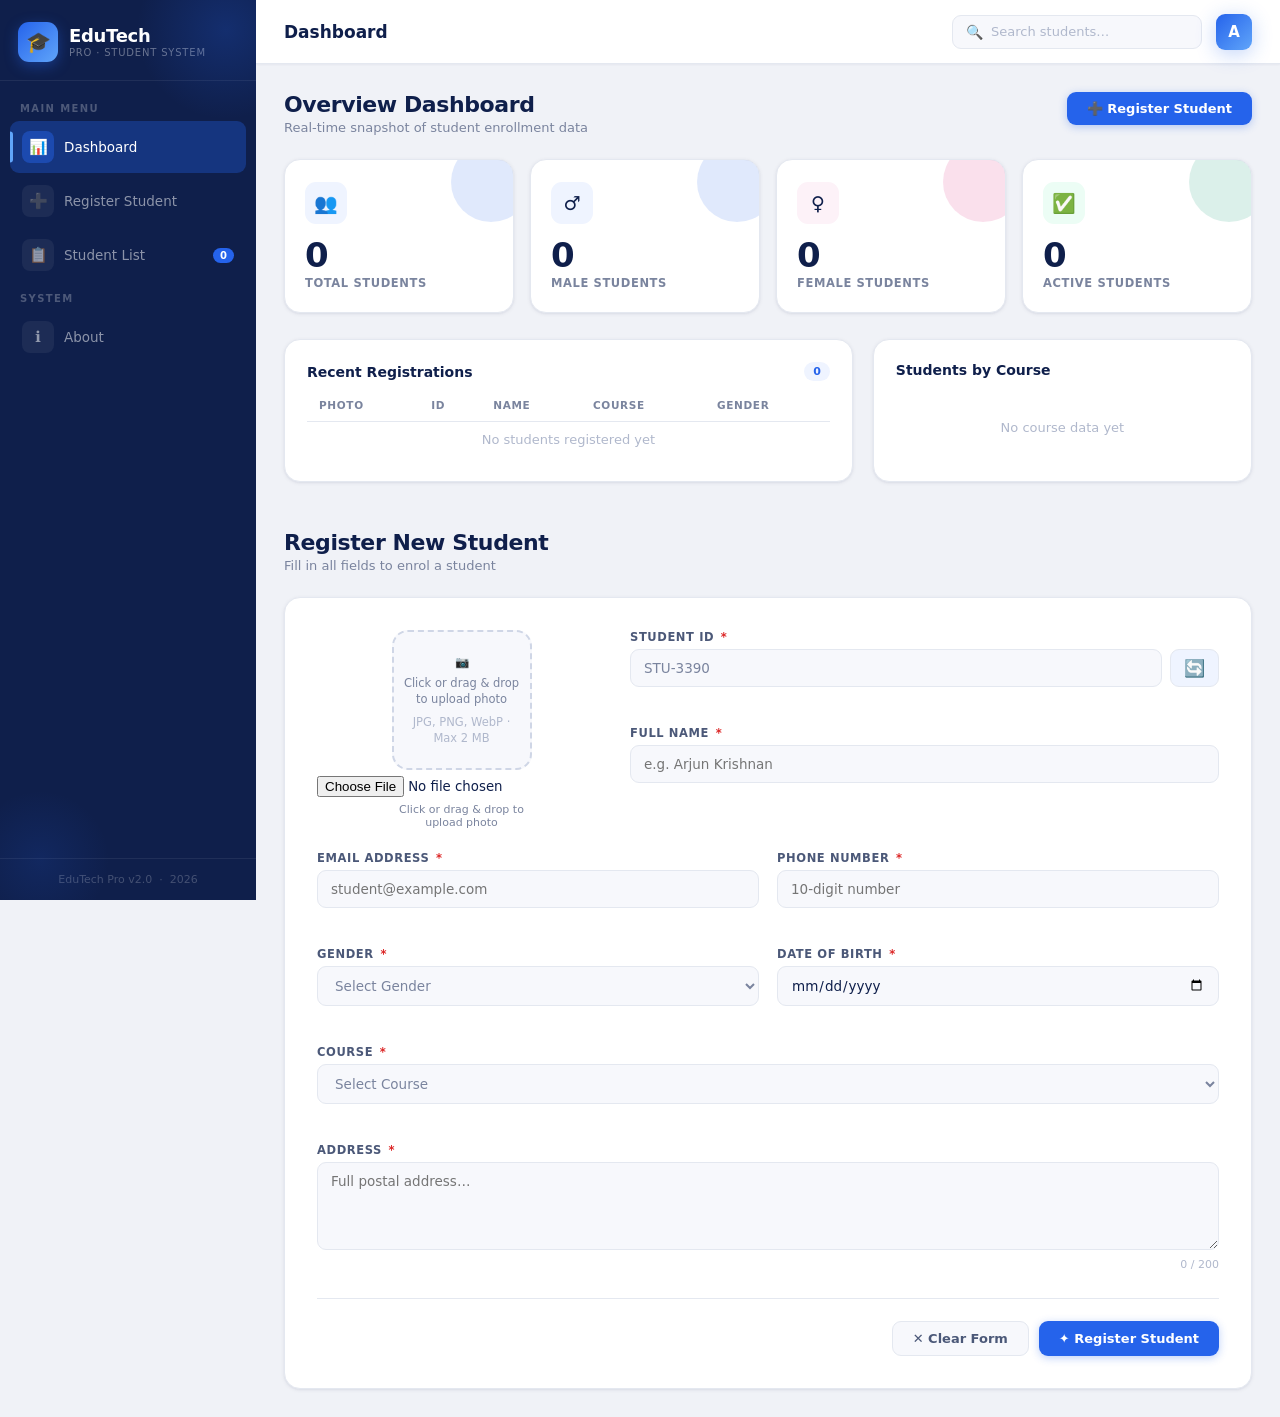
<file: index.html>
<!DOCTYPE html>
<html lang="en">
<head>
  <meta charset="UTF-8"/>
  <meta name="viewport" content="width=device-width,initial-scale=1.0"/>
  <title>EduTech Pro — Dashboard & Register</title>
  <link rel="stylesheet" href="css/style.css"/>
  <link rel="stylesheet" href="css/student.css"/>
  <link rel="stylesheet" href="css/responsive.css"/>
</head>
<body>

<!-- Sidebar backdrop (mobile) -->
<div class="sb-backdrop" id="sbBackdrop" onclick="closeSidebar()"></div>

<!-- ══════════════════════════════════════════
     SIDEBAR
══════════════════════════════════════════ -->
<aside class="sidebar" id="sidebar">
  <div class="sidebar-top">
    <div class="sidebar-logo">
      <div class="logo-badge">🎓</div>
      <div>
        <div class="logo-name">EduTech</div>
        <div class="logo-tag">Pro · Student System</div>
      </div>
    </div>
  </div>

  <nav class="sidebar-nav" aria-label="Main navigation">
    <div class="nav-section-label">Main Menu</div>
    <a href="index.html" class="nav-link">
      <span class="nav-icon">📊</span>
      <span class="nav-text">Dashboard</span>
    </a>
    <a href="index.html#register" class="nav-link" id="navRegister">
      <span class="nav-icon">➕</span>
      <span class="nav-text">Register Student</span>
    </a>
    <a href="students.html" class="nav-link">
      <span class="nav-icon">📋</span>
      <span class="nav-text">Student List</span>
      <span class="nav-badge" id="navCount">0</span>
    </a>
    <div class="nav-section-label" style="margin-top:12px">System</div>
    <a href="about.html" class="nav-link">
      <span class="nav-icon">ℹ️</span>
      <span class="nav-text">About</span>
    </a>
  </nav>

  <div class="sidebar-footer">EduTech Pro v2.0 &nbsp;·&nbsp; 2026</div>
</aside>

<!-- ══════════════════════════════════════════
     MAIN
══════════════════════════════════════════ -->
<div class="main">

  <!-- Topbar -->
  <header class="topbar">
    <button class="hamburger" onclick="toggleSidebar()" aria-label="Toggle navigation">
      <span></span><span></span><span></span>
    </button>
    <div class="page-title-top" id="pageTitle">Dashboard</div>
    <div class="topbar-search">
      <span style="color:var(--text-muted);font-size:14px">🔍</span>
      <input type="text" placeholder="Search students…" id="quickSearchInput" aria-label="Quick search">
    </div>
    <div class="topbar-avatar" title="Admin">A</div>
  </header>

  <div class="content">

    <!-- ══════════════════════════════════
         SECTION 1 — DASHBOARD
    ══════════════════════════════════ -->
    <section id="dashboard" aria-label="Dashboard">

      <div class="sec-head">
        <div>
          <h2>Overview Dashboard</h2>
          <p>Real-time snapshot of student enrollment data</p>
        </div>
        <button class="btn btn-primary" onclick="scrollToRegister()">➕ Register Student</button>
      </div>

      <!-- Stat Cards -->
      <div class="stat-grid">
        <div class="stat-card total">
          <div class="stat-card-glow"></div>
          <div class="stat-icon">👥</div>
          <div class="stat-value" id="statTotal">0</div>
          <div class="stat-label">Total Students</div>
        </div>
        <div class="stat-card male">
          <div class="stat-card-glow"></div>
          <div class="stat-icon">♂</div>
          <div class="stat-value" id="statMale">0</div>
          <div class="stat-label">Male Students</div>
        </div>
        <div class="stat-card female">
          <div class="stat-card-glow"></div>
          <div class="stat-icon">♀</div>
          <div class="stat-value" id="statFemale">0</div>
          <div class="stat-label">Female Students</div>
        </div>
        <div class="stat-card active">
          <div class="stat-card-glow"></div>
          <div class="stat-icon">✅</div>
          <div class="stat-value" id="statActive">0</div>
          <div class="stat-label">Active Students</div>
        </div>
      </div>

      <!-- Bottom panels -->
      <div class="dash-grid">
        <!-- Recent registrations -->
        <div class="panel">
          <div class="panel-head">
            <h3>Recent Registrations</h3>
            <span class="panel-badge" id="recentBadge">0</span>
          </div>
          <div style="overflow-x:auto">
            <table class="mini-tbl" id="recentTbl" aria-label="Recent student registrations">
              <thead>
                <tr>
                  <th>Photo</th>
                  <th>ID</th>
                  <th>Name</th>
                  <th>Course</th>
                  <th>Gender</th>
                </tr>
              </thead>
              <tbody id="recentBody"></tbody>
            </table>
          </div>
        </div>

        <!-- Students by course -->
        <div class="panel">
          <div class="panel-head">
            <h3>Students by Course</h3>
          </div>
          <div class="course-chart" id="courseChart" aria-label="Students by course chart"></div>
        </div>
      </div>

    </section>

    <div style="height:48px"></div>

    <!-- ══════════════════════════════════
         SECTION 2 — REGISTER FORM
    ══════════════════════════════════ -->
    <section id="register" aria-label="Register student">

      <div class="sec-head">
        <div>
          <h2 id="formHeading">Register New Student</h2>
          <p id="formSubheading">Fill in all fields to enrol a student</p>
        </div>
      </div>

      <div class="form-card">
        <form id="studentForm" novalidate>

          <!-- Photo + top fields -->
          <div class="form-top-row">
            <!-- Photo upload -->
            <div class="photo-wrap">
              <div class="photo-zone" id="photoZone" role="button" tabindex="0"
                   aria-label="Upload student photo" title="Click or drag to upload photo">
              </div>
              <input type="file" id="photoInput" accept="image/*" aria-hidden="true" tabindex="-1">
              <span class="photo-zone-label">Click or drag &amp; drop to upload photo</span>
            </div>

            <!-- Student ID + Full Name -->
            <div class="form-top-right">
              <div class="form-grid">
                <div class="fg full">
                  <label for="fStudentId">Student ID <span class="req">*</span></label>
                  <div class="sid-row">
                    <input class="fcontrol" type="text" id="fStudentId"
                           readonly placeholder="Auto-generated" aria-describedby="e-studentId">
                    <button type="button" class="regen-btn" id="regenBtn"
                            title="Generate new Student ID" aria-label="Regenerate Student ID">🔄</button>
                  </div>
                  <span class="ferr" id="e-studentId" role="alert"></span>
                </div>
                <div class="fg full">
                  <label for="fFullName">Full Name <span class="req">*</span></label>
                  <input class="fcontrol" type="text" id="fFullName"
                         placeholder="e.g. Arjun Krishnan" maxlength="80"
                         aria-describedby="e-fullName" autocomplete="name">
                  <span class="ferr" id="e-fullName" role="alert"></span>
                </div>
              </div>
            </div>
          </div>

          <!-- Remaining fields grid -->
          <div class="form-grid">

            <div class="fg">
              <label for="fEmail">Email Address <span class="req">*</span></label>
              <input class="fcontrol" type="email" id="fEmail"
                     placeholder="student@example.com"
                     aria-describedby="e-email" autocomplete="email">
              <span class="ferr" id="e-email" role="alert"></span>
            </div>

            <div class="fg">
              <label for="fPhone">Phone Number <span class="req">*</span></label>
              <input class="fcontrol" type="tel" id="fPhone"
                     placeholder="10-digit number" maxlength="10"
                     aria-describedby="e-phone" autocomplete="tel">
              <span class="ferr" id="e-phone" role="alert"></span>
            </div>

            <div class="fg">
              <label for="fGender">Gender <span class="req">*</span></label>
              <select class="fcontrol" id="fGender" aria-describedby="e-gender">
                <option value="">Select Gender</option>
                <option value="Male">Male</option>
                <option value="Female">Female</option>
                <option value="Other">Other</option>
              </select>
              <span class="ferr" id="e-gender" role="alert"></span>
            </div>

            <div class="fg">
              <label for="fDob">Date of Birth <span class="req">*</span></label>
              <input class="fcontrol" type="date" id="fDob"
                     aria-describedby="e-dob">
              <span class="ferr" id="e-dob" role="alert"></span>
            </div>

            <div class="fg full">
              <label for="fCourse">Course <span class="req">*</span></label>
              <select class="fcontrol" id="fCourse" aria-describedby="e-course">
                <option value="">Select Course</option>
                <option>Computer Science</option>
                <option>Information Technology</option>
                <option>Business Administration</option>
                <option>Mechanical Engineering</option>
                <option>Electrical Engineering</option>
                <option>Civil Engineering</option>
                <option>Data Science</option>
                <option>Psychology</option>
                <option>Mathematics</option>
                <option>Physics</option>
              </select>
              <span class="ferr" id="e-course" role="alert"></span>
            </div>

            <div class="fg full">
              <label for="fAddress">Address <span class="req">*</span></label>
              <textarea class="fcontrol" id="fAddress"
                        placeholder="Full postal address…" maxlength="200"
                        aria-describedby="e-address addrCount"></textarea>
              <div class="addr-footer">
                <span class="ferr" id="e-address" role="alert"></span>
                <span class="char-count" id="addrCount" aria-live="polite">0 / 200</span>
              </div>
            </div>

          </div><!-- /.form-grid -->

          <div class="form-actions">
            <button type="button" class="btn btn-secondary" id="clearBtn">✕ Clear Form</button>
            <button type="button" class="btn btn-primary"   id="submitBtn">
              <span id="submitBtnTxt">✦ Register Student</span>
            </button>
          </div>

        </form>
      </div>

    </section>

  </div><!-- /.content -->
</div><!-- /.main -->

<script>
  function scrollToRegister() {
    document.getElementById('register').scrollIntoView({ behavior: 'smooth' });
  }

  /* ── Dashboard refresh ── */
  function refreshDashboard() {
    const all     = Storage.getAll();
    const males   = all.filter(s => s.gender === 'Male').length;
    const females = all.filter(s => s.gender === 'Female').length;

    document.getElementById('statTotal').textContent  = all.length;
    document.getElementById('statMale').textContent   = males;
    document.getElementById('statFemale').textContent = females;
    document.getElementById('statActive').textContent = all.length;

    // Recent table
    const recent = all.slice(0, 5);
    document.getElementById('recentBadge').textContent = recent.length;
    const rb = document.getElementById('recentBody');
    rb.innerHTML = recent.length
      ? recent.map(s => `
          <tr>
            <td>${avatarHTML(s, 30, '7px')}</td>
            <td><strong>${esc(s.studentId)}</strong></td>
            <td>${esc(s.name)}</td>
            <td style="font-size:12px;color:var(--text-dim)">${esc(s.course)}</td>
            <td>${genderBadgeHTML(s.gender)}</td>
          </tr>`).join('')
      : `<tr><td colspan="5" class="mini-tbl-empty">No students registered yet</td></tr>`;

    // Course chart
    const map    = Storage.countByCourse();
    const sorted = Object.entries(map).sort((a, b) => b[1] - a[1]);
    const maxN   = sorted.length ? sorted[0][1] : 1;
    const cc     = document.getElementById('courseChart');
    cc.innerHTML = sorted.length
      ? sorted.map(([c, n]) => `
          <div class="cc-row">
            <div class="cc-top">
              <span class="cc-name">${esc(c)}</span>
              <span class="cc-num">${n}</span>
            </div>
            <div class="cc-track">
              <div class="cc-fill" style="width:${Math.round(n / maxN * 100)}%"></div>
            </div>
          </div>`).join('')
      : `<div class="cc-empty">No course data yet</div>`;
  }

  document.addEventListener('DOMContentLoaded', () => {
    refreshDashboard();
    updateNavBadge();
    // Highlight correct nav link (Dashboard vs Register)
    const hash = location.hash;
    document.querySelectorAll('.nav-link').forEach(l => l.classList.remove('active'));
    if (hash === '#register') {
      document.getElementById('navRegister').classList.add('active');
      document.getElementById('pageTitle').textContent = 'Register Student';
    } else {
      document.querySelector('.nav-link[href="index.html"]').classList.add('active');
    }
  });
</script>

<script src="js/storage.js"></script>
<script src="js/validation.js"></script>
<script src="js/common.js"></script>
<script src="js/student.js"></script>

</body>
</html>
</file>
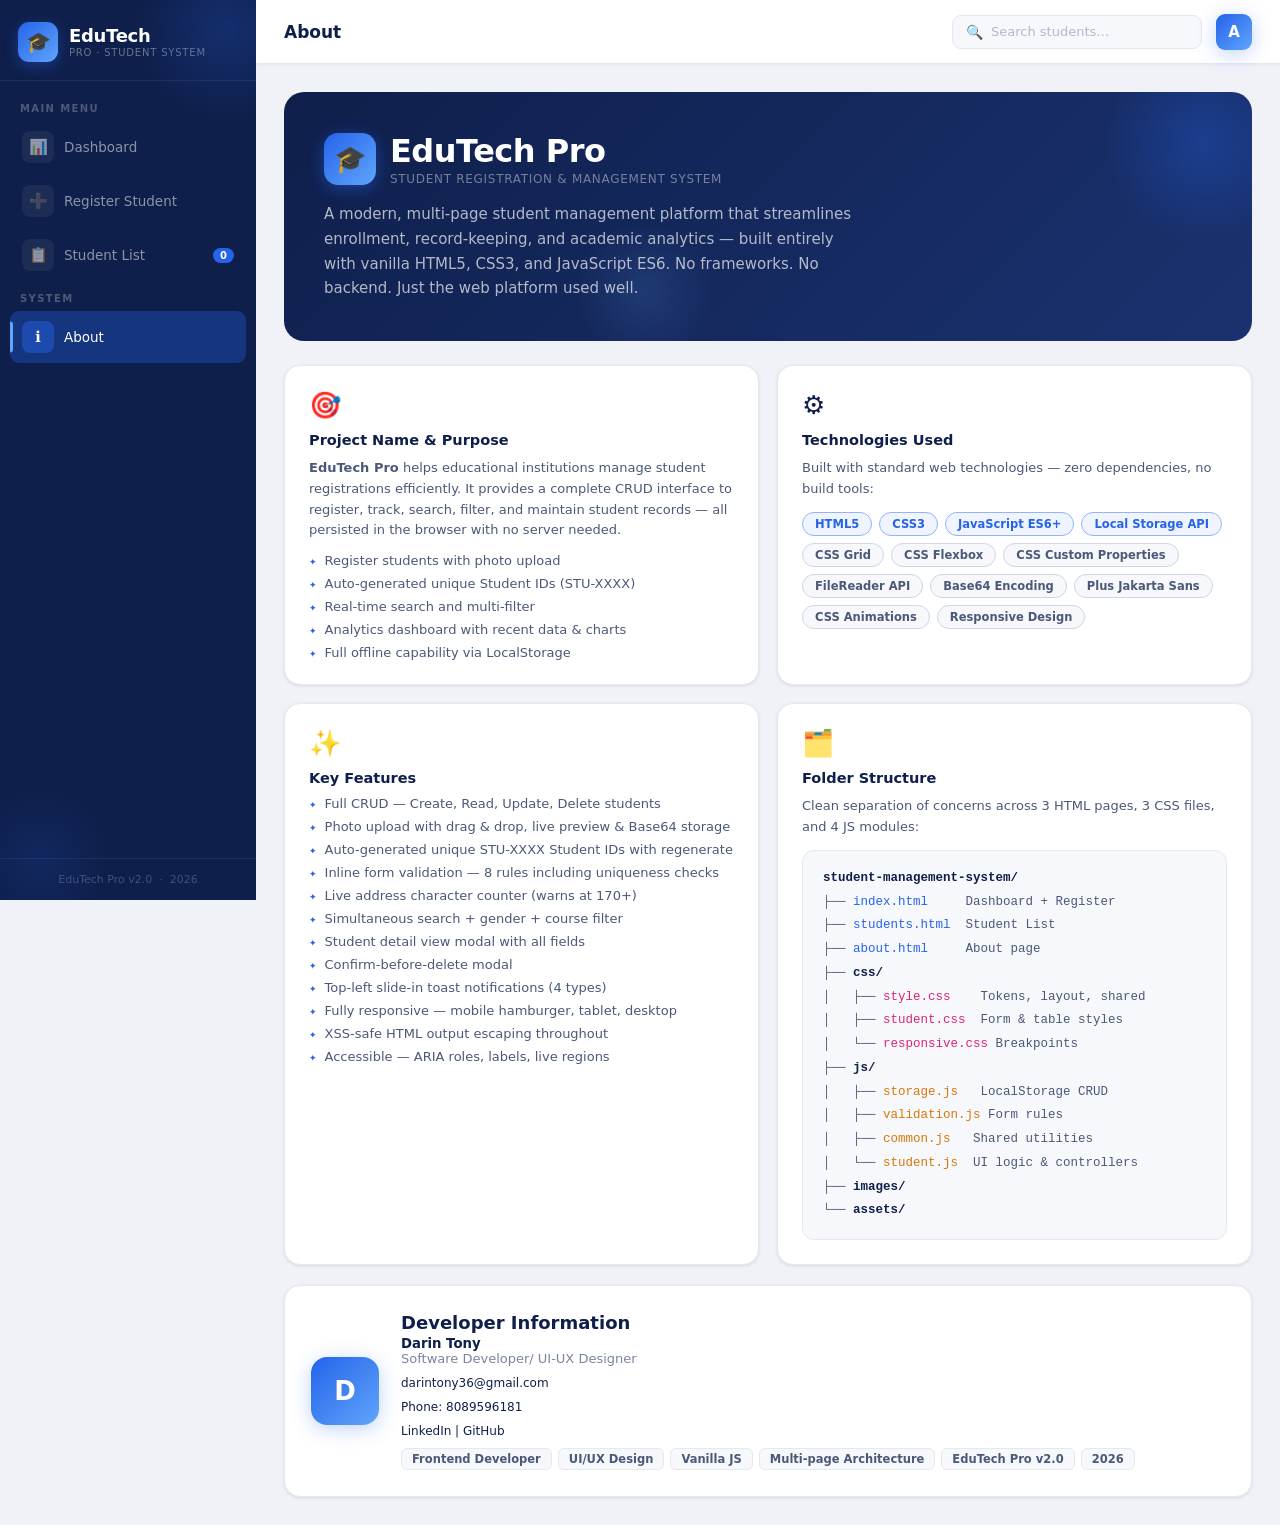
<file: about.html>
<!DOCTYPE html>
<html lang="en">
<head>
  <meta charset="UTF-8"/>
  <meta name="viewport" content="width=device-width,initial-scale=1.0"/>
  <title>EDU Pro — About</title>
  <link rel="stylesheet" href="css/style.css"/>
  <link rel="stylesheet" href="css/responsive.css"/>
  <style>
    /* ── About-page specific styles ── */
    .about-hero {
      background: linear-gradient(135deg, var(--navy) 0%, var(--navy-mid) 100%);
      border-radius: var(--radius-xl);
      padding: 40px;
      margin-bottom: 24px;
      position: relative;
      overflow: hidden;
    }
    .about-hero::before {
      content: '';
      position: absolute; top: -50px; right: -50px;
      width: 200px; height: 200px; border-radius: 50%;
      background: radial-gradient(circle, rgba(37,99,235,.3) 0%, transparent 70%);
    }
    .about-hero::after {
      content: '';
      position: absolute; bottom: -20px; left: 30%;
      width: 140px; height: 140px; border-radius: 50%;
      background: radial-gradient(circle, rgba(96,165,250,.15) 0%, transparent 70%);
    }
    .about-hero-content { position: relative; z-index: 1; }
    .about-logo-wrap    { display: flex; align-items: center; gap: 14px; margin-bottom: 16px; }
    .about-logo-badge {
      width: 52px; height: 52px; border-radius: 14px;
      background: linear-gradient(135deg, #2563eb, #60a5fa);
      display: flex; align-items: center; justify-content: center;
      font-size: 26px;
      box-shadow: 0 4px 16px rgba(37,99,235,.45);
    }
    .about-hero h1      { font-size: 32px; font-weight: 800; color: #fff; letter-spacing: -.5px; }
    .about-hero-sub     { font-size: 12px; color: rgba(255,255,255,.42); letter-spacing: .7px; text-transform: uppercase; margin-top: 2px; }
    .about-hero p       { font-size: 15px; color: rgba(255,255,255,.68); line-height: 1.65; max-width: 540px; margin-top: 14px; }

    .about-cards {
      display: grid;
      grid-template-columns: 1fr 1fr;
      gap: 18px;
      margin-bottom: 20px;
    }
    .about-card {
      background: var(--surface);
      border: 1px solid var(--border);
      border-radius: var(--radius-lg);
      padding: 24px;
      box-shadow: var(--shadow-sm);
    }
    .about-card-icon { font-size: 26px; margin-bottom: 12px; }
    .about-card h3   { font-size: 14.5px; font-weight: 800; color: var(--navy); margin-bottom: 10px; }
    .about-card p    { font-size: 13px; color: var(--text-mid); line-height: 1.6; }

    .tech-chips { display: flex; flex-wrap: wrap; gap: 7px; margin-top: 12px; }
    .chip {
      background: var(--blue-light); color: var(--blue);
      border: 1px solid var(--blue-mid);
      padding: 4px 12px; border-radius: 99px;
      font-size: 11.5px; font-weight: 700;
    }
    .chip.gray {
      background: var(--surface2); color: var(--text-mid);
      border-color: var(--border2);
    }

    .feat-list {
      list-style: none;
      margin-top: 10px;
      display: flex; flex-direction: column; gap: 8px;
    }
    .feat-list li {
      display: flex; align-items: flex-start; gap: 8px;
      font-size: 13px; color: var(--text-mid);
    }
    .feat-list li::before {
      content: '✦'; color: var(--blue);
      font-size: 9px; margin-top: 4px; flex-shrink: 0;
    }

    .dev-card {
      background: var(--surface);
      border: 1px solid var(--border);
      border-radius: var(--radius-lg);
      padding: 26px;
      box-shadow: var(--shadow-sm);
      display: flex; align-items: center; gap: 22px;
    }
    .dev-av {
      width: 68px; height: 68px; border-radius: 16px;
      background: linear-gradient(135deg, var(--blue), #60a5fa);
      display: flex; align-items: center; justify-content: center;
      font-size: 26px; font-weight: 800; color: #fff;
      flex-shrink: 0;
      box-shadow: var(--shadow-blue);
    }
    .dev-info h3  { font-size: 18px; font-weight: 800; color: var(--navy); margin-bottom: 3px; }
    .dev-info p   { font-size: 13px; color: var(--text-dim); margin-bottom: 10px; }
    .dev-tags     { display: flex; flex-wrap: wrap; gap: 6px; }
    .dev-tag {
      background: var(--surface2); color: var(--text-mid);
      border: 1px solid var(--border);
      padding: 3px 10px; border-radius: 6px; font-size: 11.5px; font-weight: 600;
    }

    code {
      background: var(--surface2); padding: 2px 6px;
      border-radius: 5px; font-size: 12px; border: 1px solid var(--border);
    }

    .file-tree {
      background: var(--surface2); border: 1px solid var(--border);
      border-radius: var(--radius); padding: 16px 20px;
      font-family: 'Courier New', monospace; font-size: 12.5px;
      color: var(--text-mid); line-height: 1.9; margin-top: 12px;
    }
    .file-tree .dir  { color: var(--navy); font-weight: 700; }
    .file-tree .file { color: var(--text-mid); }
    .file-tree .ext-html { color: var(--blue); }
    .file-tree .ext-css  { color: var(--female); }
    .file-tree .ext-js   { color: var(--warning); }
  </style>
</head>
<body>

<div class="sb-backdrop" id="sbBackdrop" onclick="closeSidebar()"></div>

<!-- SIDEBAR -->
<aside class="sidebar" id="sidebar">
  <div class="sidebar-top">
    <div class="sidebar-logo">
      <div class="logo-badge">🎓</div>
      <div>
        <div class="logo-name">EduTech</div>
        <div class="logo-tag">Pro · Student System</div>
      </div>
    </div>
  </div>
  <nav class="sidebar-nav" aria-label="Main navigation">
    <div class="nav-section-label">Main Menu</div>
    <a href="index.html" class="nav-link">
      <span class="nav-icon">📊</span>
      <span class="nav-text">Dashboard</span>
    </a>
    <a href="index.html#register" class="nav-link">
      <span class="nav-icon">➕</span>
      <span class="nav-text">Register Student</span>
    </a>
    <a href="students.html" class="nav-link">
      <span class="nav-icon">📋</span>
      <span class="nav-text">Student List</span>
      <span class="nav-badge" id="navCount">0</span>
    </a>
    <div class="nav-section-label" style="margin-top:12px">System</div>
    <a href="about.html" class="nav-link active">
      <span class="nav-icon">ℹ️</span>
      <span class="nav-text">About</span>
    </a>
  </nav>
  <div class="sidebar-footer">EduTech Pro v2.0 &nbsp;·&nbsp; 2026</div>
</aside>

<!-- MAIN -->
<div class="main">

  <header class="topbar">
    <button class="hamburger" onclick="toggleSidebar()" aria-label="Toggle navigation">
      <span></span><span></span><span></span>
    </button>
    <div class="page-title-top">About</div>
    <div class="topbar-search">
      <span style="color:var(--text-muted);font-size:14px">🔍</span>
      <input type="text" placeholder="Search students…" id="quickSearchInput" aria-label="Quick search">
    </div>
    <div class="topbar-avatar" title="Admin">A</div>
  </header>

  <div class="content">

    <!-- Hero -->
    <div class="about-hero">
      <div class="about-hero-content">
        <div class="about-logo-wrap">
          <div class="about-logo-badge">🎓</div>
          <div>
            <h1>EduTech Pro</h1>
            <div class="about-hero-sub">Student Registration &amp; Management System</div>
          </div>
        </div>
        <p>A modern, multi-page student management platform that streamlines enrollment, record-keeping, and academic analytics — built entirely with vanilla HTML5, CSS3, and JavaScript ES6. No frameworks. No backend. Just the web platform used well.</p>
      </div>
    </div>

    <!-- Cards grid -->
    <div class="about-cards">

      <div class="about-card">
        <div class="about-card-icon">🎯</div>
        <h3>Project Name &amp; Purpose</h3>
        <p><strong>EduTech Pro</strong> helps educational institutions manage student registrations efficiently. It provides a complete CRUD interface to register, track, search, filter, and maintain student records — all persisted in the browser with no server needed.</p>
        <ul class="feat-list" style="margin-top:12px">
          <li>Register students with photo upload</li>
          <li>Auto-generated unique Student IDs (STU-XXXX)</li>
          <li>Real-time search and multi-filter</li>
          <li>Analytics dashboard with recent data &amp; charts</li>
          <li>Full offline capability via LocalStorage</li>
        </ul>
      </div>

      <div class="about-card">
        <div class="about-card-icon">⚙️</div>
        <h3>Technologies Used</h3>
        <p>Built with standard web technologies — zero dependencies, no build tools:</p>
        <div class="tech-chips">
          <span class="chip">HTML5</span>
          <span class="chip">CSS3</span>
          <span class="chip">JavaScript ES6+</span>
          <span class="chip">Local Storage API</span>
          <span class="chip gray">CSS Grid</span>
          <span class="chip gray">CSS Flexbox</span>
          <span class="chip gray">CSS Custom Properties</span>
          <span class="chip gray">FileReader API</span>
          <span class="chip gray">Base64 Encoding</span>
          <span class="chip gray">Plus Jakarta Sans</span>
          <span class="chip gray">CSS Animations</span>
          <span class="chip gray">Responsive Design</span>
        </div>
      </div>

      <div class="about-card">
        <div class="about-card-icon">✨</div>
        <h3>Key Features</h3>
        <ul class="feat-list">
          <li>Full CRUD — Create, Read, Update, Delete students</li>
          <li>Photo upload with drag &amp; drop, live preview &amp; Base64 storage</li>
          <li>Auto-generated unique STU-XXXX Student IDs with regenerate</li>
          <li>Inline form validation — 8 rules including uniqueness checks</li>
          <li>Live address character counter (warns at 170+)</li>
          <li>Simultaneous search + gender + course filter</li>
          <li>Student detail view modal with all fields</li>
          <li>Confirm-before-delete modal</li>
          <li>Top-left slide-in toast notifications (4 types)</li>
          <li>Fully responsive — mobile hamburger, tablet, desktop</li>
          <li>XSS-safe HTML output escaping throughout</li>
          <li>Accessible — ARIA roles, labels, live regions</li>
        </ul>
      </div>

      <div class="about-card">
        <div class="about-card-icon">🗂️</div>
        <h3>Folder Structure</h3>
        <p>Clean separation of concerns across 3 HTML pages, 3 CSS files, and 4 JS modules:</p>
        <div class="file-tree">
          <span class="dir">student-management-system/</span><br>
          ├── <span class="ext-html">index.html</span> &nbsp;&nbsp;&nbsp;&nbsp;Dashboard + Register<br>
          ├── <span class="ext-html">students.html</span> &nbsp;Student List<br>
          ├── <span class="ext-html">about.html</span> &nbsp;&nbsp;&nbsp;&nbsp;About page<br>
          ├── <span class="dir">css/</span><br>
          │&nbsp;&nbsp; ├── <span class="ext-css">style.css</span> &nbsp;&nbsp;&nbsp;Tokens, layout, shared<br>
          │&nbsp;&nbsp; ├── <span class="ext-css">student.css</span> &nbsp;Form &amp; table styles<br>
          │&nbsp;&nbsp; └── <span class="ext-css">responsive.css</span> Breakpoints<br>
          ├── <span class="dir">js/</span><br>
          │&nbsp;&nbsp; ├── <span class="ext-js">storage.js</span> &nbsp;&nbsp;LocalStorage CRUD<br>
          │&nbsp;&nbsp; ├── <span class="ext-js">validation.js</span> Form rules<br>
          │&nbsp;&nbsp; ├── <span class="ext-js">common.js</span> &nbsp;&nbsp;Shared utilities<br>
          │&nbsp;&nbsp; └── <span class="ext-js">student.js</span> &nbsp;UI logic &amp; controllers<br>
          ├── <span class="dir">images/</span><br>
          └── <span class="dir">assets/</span>
        </div>
      </div>

    </div><!-- /.about-cards -->

    <!-- Developer card -->
    <div class="dev-card">
      <div class="dev-av">D</div>
      <div class="dev-info">
        <h3>Developer Information</h3>
        <h5>Darin Tony</h5>
        <p>Software Developer/ UI-UX Designer</p>
        <p style="font-size: 12px; color: var(--accent-primary);">darintony36@gmail.com</p>
        <p style="font-size: 12px; color: var(--accent-primary);">Phone: 8089596181</p>
        <p style="font-size: 12px; color: var(--accent-primary);">
          <a href="https://linkedin.com/in/darintony" target="_blank" style="color: var(--accent-primary);"><i class="fab fa-linkedin"></i> LinkedIn</a> | 
          <a href="https://github.com/darintony" target="_blank" style="color: var(--accent-primary);"><i class="fab fa-github"></i> GitHub</a>
        </p>
        <div class="dev-tags">
          <span class="dev-tag">Frontend Developer</span>
          <span class="dev-tag">UI/UX Design</span>
          <span class="dev-tag">Vanilla JS</span>
          <span class="dev-tag">Multi-page Architecture</span>
          <span class="dev-tag">EduTech Pro v2.0</span>
          <span class="dev-tag">2026</span>
        </div>
      </div>
    </div>

  </div><!-- /.content -->
</div><!-- /.main -->

<script src="js/storage.js"></script>
<script src="js/common.js"></script>
</body>
</html>
</file>
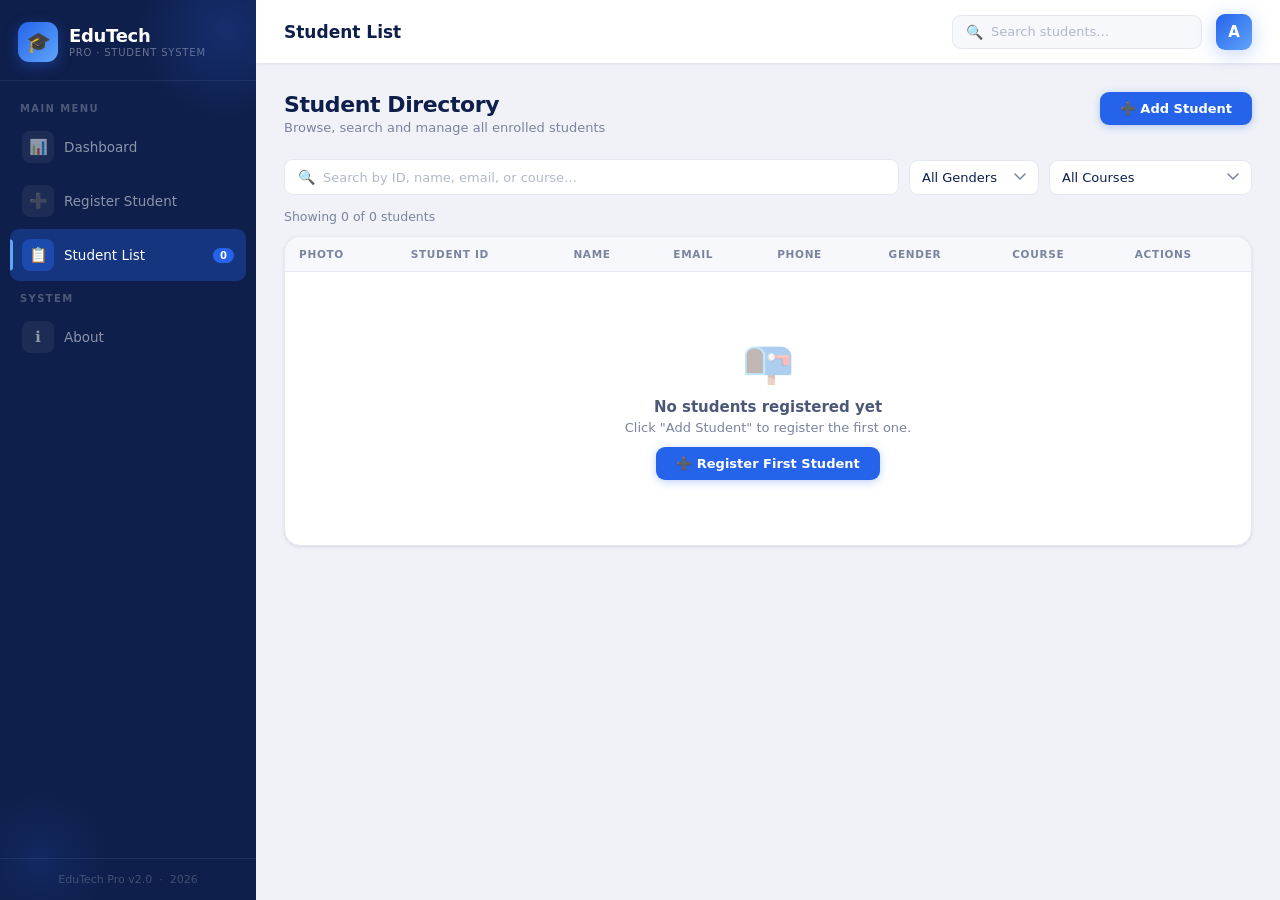
<file: students.html>
<!DOCTYPE html>
<html lang="en">
<head>
  <meta charset="UTF-8"/>
  <meta name="viewport" content="width=device-width,initial-scale=1.0"/>
  <title>EduTech Pro — Student List</title>
  <link rel="stylesheet" href="css/style.css"/>
  <link rel="stylesheet" href="css/student.css"/>
  <link rel="stylesheet" href="css/responsive.css"/>
</head>
<body>

<!-- Sidebar backdrop (mobile) -->
<div class="sb-backdrop" id="sbBackdrop" onclick="closeSidebar()"></div>

<!-- ══════════════════════════════════════════
     SIDEBAR
══════════════════════════════════════════ -->
<aside class="sidebar" id="sidebar">
  <div class="sidebar-top">
    <div class="sidebar-logo">
      <div class="logo-badge">🎓</div>
      <div>
        <div class="logo-name">EduTech</div>
        <div class="logo-tag">Pro · Student System</div>
      </div>
    </div>
  </div>

  <nav class="sidebar-nav" aria-label="Main navigation">
    <div class="nav-section-label">Main Menu</div>
    <a href="index.html" class="nav-link">
      <span class="nav-icon">📊</span>
      <span class="nav-text">Dashboard</span>
    </a>
    <a href="index.html#register" class="nav-link">
      <span class="nav-icon">➕</span>
      <span class="nav-text">Register Student</span>
    </a>
    <a href="students.html" class="nav-link active">
      <span class="nav-icon">📋</span>
      <span class="nav-text">Student List</span>
      <span class="nav-badge" id="navCount">0</span>
    </a>
    <div class="nav-section-label" style="margin-top:12px">System</div>
    <a href="about.html" class="nav-link">
      <span class="nav-icon">ℹ️</span>
      <span class="nav-text">About</span>
    </a>
  </nav>

  <div class="sidebar-footer">EduTech Pro v2.0 &nbsp;·&nbsp; 2026</div>
</aside>

<!-- ══════════════════════════════════════════
     MAIN
══════════════════════════════════════════ -->
<div class="main">

  <header class="topbar">
    <button class="hamburger" onclick="toggleSidebar()" aria-label="Toggle navigation">
      <span></span><span></span><span></span>
    </button>
    <div class="page-title-top">Student List</div>
    <div class="topbar-search">
      <span style="color:var(--text-muted);font-size:14px">🔍</span>
      <input type="text" placeholder="Search students…" id="quickSearchInput" aria-label="Quick search">
    </div>
    <div class="topbar-avatar" title="Admin">A</div>
  </header>

  <div class="content">

    <div class="sec-head">
      <div>
        <h2>Student Directory</h2>
        <p>Browse, search and manage all enrolled students</p>
      </div>
      <a href="index.html#register" class="btn btn-primary">➕ Add Student</a>
    </div>

    <!-- Toolbar: search + filters -->
    <div class="list-toolbar" role="search">
      <div class="l-search">
        <span class="search-ic">🔍</span>
        <input type="text" id="listSearch"
               placeholder="Search by ID, name, email, or course…"
               aria-label="Search students">
      </div>
      <select class="flt-sel" id="fltGender" aria-label="Filter by gender">
        <option value="">All Genders</option>
        <option value="Male">Male</option>
        <option value="Female">Female</option>
        <option value="Other">Other</option>
      </select>
      <select class="flt-sel" id="fltCourse" aria-label="Filter by course">
        <option value="">All Courses</option>
        <option>Computer Science</option>
        <option>Information Technology</option>
        <option>Business Administration</option>
        <option>Mechanical Engineering</option>
        <option>Electrical Engineering</option>
        <option>Civil Engineering</option>
        <option>Data Science</option>
        <option>Psychology</option>
        <option>Mathematics</option>
        <option>Physics</option>
      </select>
    </div>

    <div class="results-info" id="resultsInfo" aria-live="polite"></div>

    <div class="tbl-wrap">
      <div class="tbl-scroll">
        <table class="data-tbl" aria-label="Student records">
          <thead>
            <tr>
              <th>Photo</th>
              <th>Student ID</th>
              <th>Name</th>
              <th>Email</th>
              <th>Phone</th>
              <th>Gender</th>
              <th>Course</th>
              <th>Actions</th>
            </tr>
          </thead>
          <tbody id="tblBody"></tbody>
        </table>
      </div>
    </div>

  </div><!-- /.content -->
</div><!-- /.main -->

<!-- ══════════════════════════════════════════
     VIEW STUDENT MODAL
══════════════════════════════════════════ -->
<div class="overlay" id="viewOverlay" role="dialog" aria-modal="true" aria-labelledby="viewModalTitle">
  <div class="modal">
    <div class="modal-hd">
      <div class="modal-title" id="viewModalTitle">Student Details</div>
      <button class="modal-close" onclick="closeModal('viewOverlay')" aria-label="Close modal">✕</button>
    </div>
    <div class="modal-body" id="viewModalBody"></div>
  </div>
</div>

<!-- ══════════════════════════════════════════
     CONFIRM DELETE MODAL
══════════════════════════════════════════ -->
<div class="overlay" id="delOverlay" role="dialog" aria-modal="true" aria-labelledby="delTitle">
  <div class="modal modal-sm">
    <div class="confirm-body">
      <div class="confirm-icon-wrap" aria-hidden="true">🗑️</div>
      <div class="confirm-title" id="delTitle">Delete Student?</div>
      <div class="confirm-sub" id="delConfirmSub">This action cannot be undone.</div>
      <div class="confirm-btns">
        <button class="btn btn-secondary" onclick="closeModal('delOverlay')">Cancel</button>
        <button class="btn btn-danger" id="delConfirmBtn">Delete Record</button>
      </div>
    </div>
  </div>
</div>

<script src="js/storage.js"></script>
<script src="js/validation.js"></script>
<script src="js/common.js"></script>
<script src="js/student.js"></script>

</body>
</html>
</file>
<file: css/style.css>
/* ═══════════════════════════════════════════════════════════
   style.css
   Design tokens, layout shell, sidebar, topbar,
   shared components (cards, badges, buttons, toasts, modals)
═══════════════════════════════════════════════════════════ */

/* ─────────────────────────────────────────
   DESIGN TOKENS
───────────────────────────────────────── */
:root {
  /* Background */
  --bg:          #f0f2f7;
  --surface:     #ffffff;
  --surface2:    #f7f8fc;

  /* Borders */
  --border:      #e4e8f0;
  --border2:     #cfd6e6;

  /* Brand */
  --navy:        #0f1f4b;
  --navy-mid:    #1a3270;
  --blue:        #2563eb;
  --blue-hover:  #1d4ed8;
  --blue-light:  #eff4ff;
  --blue-mid:    #93b4fa;

  /* Text */
  --text:        #0f1f4b;
  --text-mid:    #4b5878;
  --text-dim:    #7a849e;
  --text-muted:  #b0b8cc;

  /* Semantic */
  --success:     #059669;
  --success-bg:  #ecfdf5;
  --danger:      #dc2626;
  --danger-bg:   #fef2f2;
  --danger-border:#fca5a5;
  --warning:     #d97706;
  --warning-bg:  #fffbeb;
  --info:        #0284c7;
  --info-bg:     #f0f9ff;

  /* Gender colors */
  --male:        #2563eb;
  --male-bg:     #eff4ff;
  --female:      #db2777;
  --female-bg:   #fdf2f8;
  --other:       #7c3aed;
  --other-bg:    #f5f3ff;

  /* Elevation */
  --shadow-xs:   0 1px 2px rgba(15,31,75,.05);
  --shadow-sm:   0 1px 4px rgba(15,31,75,.07), 0 1px 2px rgba(15,31,75,.04);
  --shadow:      0 4px 16px rgba(15,31,75,.09), 0 1px 4px rgba(15,31,75,.05);
  --shadow-lg:   0 12px 40px rgba(15,31,75,.13), 0 4px 12px rgba(15,31,75,.07);
  --shadow-blue: 0 4px 20px rgba(37,99,235,.28);

  /* Layout */
  --sidebar-w:   256px;
  --topbar-h:    64px;

  /* Shape */
  --radius-sm:   8px;
  --radius:      12px;
  --radius-lg:   16px;
  --radius-xl:   20px;

  /* Typography */
  --font: 'Plus Jakarta Sans', system-ui, sans-serif;

  /* Transition */
  --transition: all .18s cubic-bezier(.4,0,.2,1);
}

/* ─────────────────────────────────────────
   RESET & BASE
───────────────────────────────────────── */
*, *::before, *::after { box-sizing: border-box; margin: 0; padding: 0; }
html { font-size: 16px; -webkit-font-smoothing: antialiased; }
body {
  font-family: var(--font);
  background: var(--bg);
  color: var(--text);
  min-height: 100vh;
  display: flex;
}
a { text-decoration: none; color: inherit; }
button, select, input, textarea { font-family: var(--font); }
img { max-width: 100%; display: block; }

::-webkit-scrollbar { width: 5px; height: 5px; }
::-webkit-scrollbar-track { background: transparent; }
::-webkit-scrollbar-thumb { background: var(--border2); border-radius: 99px; }
::-webkit-scrollbar-thumb:hover { background: var(--text-muted); }

/* ─────────────────────────────────────────
   GOOGLE FONT IMPORT
───────────────────────────────────────── */
@import url('https://fonts.googleapis.com/css2?family=Plus+Jakarta+Sans:ital,wght@0,300;0,400;0,500;0,600;0,700;0,800;1,400&display=swap');

/* ─────────────────────────────────────────
   SIDEBAR
───────────────────────────────────────── */
.sidebar {
  width: var(--sidebar-w);
  min-height: 100vh;
  background: var(--navy);
  display: flex;
  flex-direction: column;
  position: fixed;
  left: 0; top: 0; bottom: 0;
  z-index: 300;
  transition: transform .3s cubic-bezier(.4,0,.2,1);
  overflow: hidden;
}
/* Subtle depth glows */
.sidebar::before {
  content: '';
  position: absolute; top: -60px; right: -60px;
  width: 180px; height: 180px; border-radius: 50%;
  background: radial-gradient(circle, rgba(37,99,235,.22) 0%, transparent 70%);
  pointer-events: none;
}
.sidebar::after {
  content: '';
  position: absolute; bottom: -30px; left: -30px;
  width: 140px; height: 140px; border-radius: 50%;
  background: radial-gradient(circle, rgba(37,99,235,.13) 0%, transparent 70%);
  pointer-events: none;
}

.sidebar-top {
  padding: 22px 18px 18px;
  border-bottom: 1px solid rgba(255,255,255,.07);
  flex-shrink: 0;
}
.sidebar-logo { display: flex; align-items: center; gap: 11px; }
.logo-badge {
  width: 40px; height: 40px; border-radius: 11px;
  background: linear-gradient(135deg, #2563eb, #60a5fa);
  display: flex; align-items: center; justify-content: center;
  font-size: 20px; flex-shrink: 0;
  box-shadow: 0 4px 14px rgba(37,99,235,.4);
}
.logo-name { font-size: 18px; font-weight: 800; color: #fff; letter-spacing: -.3px; line-height: 1.1; }
.logo-tag  { font-size: 10px; color: rgba(255,255,255,.38); letter-spacing: .8px; text-transform: uppercase; margin-top: 1px; }

.sidebar-nav { padding: 14px 10px; flex: 1; overflow-y: auto; }
.nav-section-label {
  font-size: 10px; font-weight: 700; letter-spacing: 1.4px;
  text-transform: uppercase; color: rgba(255,255,255,.26);
  padding: 0 10px 7px; margin-top: 8px;
}
.nav-link {
  display: flex; align-items: center; gap: 10px;
  padding: 10px 12px; border-radius: 9px;
  color: rgba(255,255,255,.52); font-size: 13.5px; font-weight: 500;
  transition: var(--transition); cursor: pointer;
  border: none; background: none; width: 100%; text-align: left;
  margin-bottom: 2px; position: relative;
}
.nav-link:hover { background: rgba(255,255,255,.07); color: rgba(255,255,255,.84); }
.nav-link.active { background: rgba(37,99,235,.32); color: #fff; }
.nav-link.active::before {
  content: ''; position: absolute; left: 0; top: 50%; transform: translateY(-50%);
  width: 3px; height: 60%; background: #60a5fa; border-radius: 0 3px 3px 0;
}
.nav-icon {
  width: 32px; height: 32px; border-radius: 8px; flex-shrink: 0;
  display: flex; align-items: center; justify-content: center; font-size: 15px;
  background: rgba(255,255,255,.06); transition: var(--transition);
}
.nav-link.active .nav-icon { background: rgba(37,99,235,.45); }
.nav-link:hover  .nav-icon { background: rgba(255,255,255,.1); }
.nav-text { flex: 1; }
.nav-badge {
  background: var(--blue); color: #fff;
  font-size: 10px; font-weight: 700;
  padding: 2px 7px; border-radius: 99px; min-width: 20px; text-align: center;
}

.sidebar-footer {
  padding: 14px 18px;
  border-top: 1px solid rgba(255,255,255,.07);
  font-size: 11px; color: rgba(255,255,255,.22); text-align: center;
  flex-shrink: 0;
}

/* Sidebar backdrop (mobile) */
.sb-backdrop {
  display: none;
  position: fixed; inset: 0;
  background: rgba(15,31,75,.52);
  z-index: 299;
}
.sb-backdrop.open { display: block; }

/* ─────────────────────────────────────────
   MAIN WRAPPER
───────────────────────────────────────── */
.main {
  margin-left: var(--sidebar-w);
  flex: 1;
  display: flex;
  flex-direction: column;
  min-height: 100vh;
}

/* ─────────────────────────────────────────
   TOPBAR
───────────────────────────────────────── */
.topbar {
  height: var(--topbar-h);
  background: var(--surface);
  border-bottom: 1px solid var(--border);
  display: flex; align-items: center; gap: 14px;
  padding: 0 28px;
  position: sticky; top: 0; z-index: 200;
  box-shadow: var(--shadow-xs);
  flex-shrink: 0;
}
.hamburger {
  display: none; flex-direction: column; gap: 5px;
  background: none; border: none; cursor: pointer; padding: 6px; flex-shrink: 0;
}
.hamburger span { width: 20px; height: 2px; background: var(--navy); border-radius: 2px; transition: .28s; }

.page-title-top { font-size: 17px; font-weight: 700; color: var(--text); flex: 1; }

.topbar-search {
  display: flex; align-items: center; gap: 8px;
  background: var(--surface2); border: 1.5px solid var(--border);
  border-radius: 9px; padding: 8px 13px; width: 250px; transition: var(--transition);
}
.topbar-search:focus-within {
  border-color: var(--blue); background: #fff;
  box-shadow: 0 0 0 3px rgba(37,99,235,.1);
}
.topbar-search input {
  background: none; border: none; outline: none;
  font-family: var(--font); font-size: 13px; color: var(--text); width: 100%;
}
.topbar-search input::placeholder { color: var(--text-muted); }
.topbar-avatar {
  width: 36px; height: 36px; border-radius: 9px;
  background: linear-gradient(135deg, var(--blue), #60a5fa);
  display: flex; align-items: center; justify-content: center;
  font-size: 15px; color: #fff; font-weight: 800;
  box-shadow: var(--shadow-blue); cursor: pointer; flex-shrink: 0;
}

/* ─────────────────────────────────────────
   CONTENT AREA
───────────────────────────────────────── */
.content { padding: 28px; flex: 1; }

/* ─────────────────────────────────────────
   SECTION HEADER
───────────────────────────────────────── */
.sec-head {
  display: flex; align-items: flex-start; justify-content: space-between;
  margin-bottom: 24px; gap: 16px; flex-wrap: wrap;
}
.sec-head h2  { font-size: 22px; font-weight: 800; color: var(--navy); letter-spacing: -.4px; }
.sec-head p   { font-size: 13px; color: var(--text-dim); margin-top: 3px; }

/* ─────────────────────────────────────────
   STAT CARDS
───────────────────────────────────────── */
.stat-grid {
  display: grid;
  grid-template-columns: repeat(auto-fit, minmax(190px, 1fr));
  gap: 16px;
  margin-bottom: 26px;
}
.stat-card {
  background: var(--surface); border: 1px solid var(--border);
  border-radius: var(--radius-lg); padding: 22px 20px;
  box-shadow: var(--shadow-sm); position: relative; overflow: hidden;
  transition: transform .2s, box-shadow .2s;
}
.stat-card:hover { transform: translateY(-2px); box-shadow: var(--shadow); }
.stat-card-glow {
  position: absolute; top: -18px; right: -18px;
  width: 80px; height: 80px; border-radius: 50%; opacity: .14;
}
.stat-card.total  .stat-card-glow { background: var(--blue); }
.stat-card.male   .stat-card-glow { background: var(--male); }
.stat-card.female .stat-card-glow { background: var(--female); }
.stat-card.active .stat-card-glow { background: var(--success); }
.stat-icon {
  width: 42px; height: 42px; border-radius: 11px;
  display: flex; align-items: center; justify-content: center;
  font-size: 19px; margin-bottom: 14px;
}
.stat-card.total  .stat-icon { background: var(--blue-light); }
.stat-card.male   .stat-icon { background: var(--male-bg); }
.stat-card.female .stat-icon { background: var(--female-bg); }
.stat-card.active .stat-icon { background: var(--success-bg); }
.stat-value { font-size: 34px; font-weight: 800; color: var(--navy); line-height: 1; letter-spacing: -1px; margin-bottom: 4px; }
.stat-label { font-size: 11.5px; font-weight: 700; color: var(--text-dim); text-transform: uppercase; letter-spacing: .6px; }

/* ─────────────────────────────────────────
   PANEL (generic container)
───────────────────────────────────────── */
.panel {
  background: var(--surface); border: 1px solid var(--border);
  border-radius: var(--radius-lg); padding: 22px;
  box-shadow: var(--shadow-sm);
}
.panel-head {
  display: flex; align-items: center; justify-content: space-between;
  margin-bottom: 18px;
}
.panel-head h3 { font-size: 14px; font-weight: 700; color: var(--navy); }
.panel-badge {
  background: var(--blue-light); color: var(--blue);
  font-size: 11px; font-weight: 700; padding: 3px 9px; border-radius: 99px;
}

/* ─────────────────────────────────────────
   BADGES
───────────────────────────────────────── */
.badge {
  display: inline-flex; align-items: center; gap: 3px;
  padding: 3px 9px; border-radius: 99px;
  font-size: 11px; font-weight: 700; white-space: nowrap;
}
.badge-male    { background: var(--male-bg);    color: var(--male);    }
.badge-female  { background: var(--female-bg);  color: var(--female);  }
.badge-other   { background: var(--other-bg);   color: var(--other);   }
.badge-active  { background: var(--success-bg); color: var(--success); }
.badge-total   { background: var(--blue-light); color: var(--blue);    }

/* ─────────────────────────────────────────
   BUTTONS
───────────────────────────────────────── */
.btn {
  font-family: var(--font); font-size: 13px; font-weight: 600;
  padding: 9px 20px; border-radius: 9px; border: none;
  cursor: pointer; transition: var(--transition);
  display: inline-flex; align-items: center; gap: 6px;
  white-space: nowrap; text-decoration: none;
}
.btn-primary   { background: var(--blue); color: #fff; box-shadow: 0 2px 8px rgba(37,99,235,.3); }
.btn-primary:hover { background: var(--blue-hover); box-shadow: var(--shadow-blue); transform: translateY(-1px); }
.btn-secondary { background: var(--surface2); color: var(--text-mid); border: 1.5px solid var(--border); }
.btn-secondary:hover { background: var(--border); color: var(--navy); }
.btn-danger    { background: var(--danger-bg); color: var(--danger); border: 1.5px solid var(--danger-border); }
.btn-danger:hover { background: var(--danger); color: #fff; }
.btn-success   { background: var(--success-bg); color: var(--success); border: 1.5px solid #6ee7b7; }
.btn-success:hover { background: var(--success); color: #fff; }
.btn-sm { padding: 6px 12px; font-size: 12px; border-radius: 7px; }
.btn-icon { padding: 7px; border-radius: 7px; font-size: 14px; line-height: 1; }
.btn-view   { background: var(--blue-light); color: var(--blue);    border: 1.5px solid #bfdbfe; }
.btn-view:hover   { background: var(--blue); color: #fff; }
.btn-edit   { background: var(--success-bg); color: var(--success); border: 1.5px solid #6ee7b7; }
.btn-edit:hover   { background: var(--success); color: #fff; }
.btn-delete { background: var(--danger-bg); color: var(--danger);   border: 1.5px solid var(--danger-border); }
.btn-delete:hover { background: var(--danger); color: #fff; }

/* ─────────────────────────────────────────
   MODAL
───────────────────────────────────────── */
.overlay {
  position: fixed; inset: 0;
  background: rgba(15,31,75,.44);
  z-index: 900;
  display: none; align-items: center; justify-content: center;
  padding: 20px;
  backdrop-filter: blur(3px);
}
.overlay.open { display: flex; animation: olIn .2s ease; }
@keyframes olIn { from { opacity:0 } to { opacity:1 } }

.modal {
  background: var(--surface); border-radius: var(--radius-lg);
  width: 100%; max-width: 560px; max-height: 90vh; overflow-y: auto;
  box-shadow: var(--shadow-lg); border: 1px solid var(--border);
  animation: mdIn .24s cubic-bezier(.4,0,.2,1);
}
@keyframes mdIn {
  from { opacity:0; transform: scale(.96) translateY(14px) }
  to   { opacity:1; transform: scale(1)   translateY(0)    }
}
.modal-sm { max-width: 420px; }

.modal-hd {
  padding: 20px 24px 16px;
  border-bottom: 1px solid var(--border);
  display: flex; align-items: center; justify-content: space-between;
  position: sticky; top: 0; background: var(--surface); z-index: 1;
}
.modal-title { font-size: 17px; font-weight: 800; color: var(--navy); }
.modal-close {
  background: var(--surface2); border: 1.5px solid var(--border);
  border-radius: 7px; width: 30px; height: 30px;
  display: flex; align-items: center; justify-content: center;
  cursor: pointer; font-size: 15px; color: var(--text-mid);
  transition: var(--transition);
}
.modal-close:hover { background: var(--danger-bg); color: var(--danger); border-color: var(--danger-border); }
.modal-body { padding: 22px 24px; }

/* Student detail modal */
.detail-hero {
  display: flex; align-items: center; gap: 16px;
  margin-bottom: 20px; padding-bottom: 18px;
  border-bottom: 1px solid var(--border);
}
.detail-photo {
  width: 80px; height: 80px; border-radius: 16px;
  object-fit: cover; border: 2px solid var(--border); flex-shrink: 0;
}
.detail-avatar {
  width: 80px; height: 80px; border-radius: 16px;
  display: flex; align-items: center; justify-content: center;
  font-size: 28px; font-weight: 800; color: #fff; flex-shrink: 0;
}
.detail-hero-info h3 { font-size: 18px; font-weight: 800; color: var(--navy); margin-bottom: 3px; }
.detail-hero-info p  { font-size: 13px; color: var(--text-dim); margin-bottom: 8px; }
.detail-grid { display: grid; grid-template-columns: 1fr 1fr; gap: 16px; }
.df-full { grid-column: 1 / -1; }
.df-label { font-size: 10.5px; font-weight: 700; color: var(--text-dim); text-transform: uppercase; letter-spacing: .7px; margin-bottom: 3px; }
.df-value { font-size: 14px; font-weight: 600; color: var(--navy); }
.df-value--light { font-size: 13px; font-weight: 400; color: var(--text-mid); line-height: 1.5; }

/* Confirm modal */
.confirm-body { text-align: center; padding: 30px 24px; }
.confirm-icon-wrap {
  width: 60px; height: 60px; border-radius: 14px;
  background: var(--danger-bg); border: 1.5px solid var(--danger-border);
  display: flex; align-items: center; justify-content: center;
  font-size: 26px; margin: 0 auto 14px;
}
.confirm-title { font-size: 18px; font-weight: 800; color: var(--navy); margin-bottom: 8px; }
.confirm-sub   { font-size: 13px; color: var(--text-mid); margin-bottom: 22px; line-height: 1.55; }
.confirm-btns  { display: flex; gap: 10px; justify-content: center; }

/* ─────────────────────────────────────────
   TOAST NOTIFICATIONS (top-left)
───────────────────────────────────────── */
.toast-wrap {
  position: fixed; top: 18px; left: 18px;
  z-index: 9999;
  display: flex; flex-direction: column; gap: 9px;
  pointer-events: none;
}
.toast {
  background: var(--surface); border: 1px solid var(--border);
  border-left: 4px solid var(--blue);
  border-radius: 11px; padding: 12px 14px;
  display: flex; align-items: flex-start; gap: 10px;
  min-width: 280px; max-width: 340px;
  pointer-events: all;
  box-shadow: var(--shadow-lg);
  animation: tIn .28s cubic-bezier(.4,0,.2,1);
}
.toast-success { border-left-color: var(--success); }
.toast-error   { border-left-color: var(--danger); }
.toast-warning { border-left-color: var(--warning); }
.toast-info    { border-left-color: var(--blue); }

.toast-icon-wrap {
  width: 30px; height: 30px; border-radius: 7px; flex-shrink: 0;
  display: flex; align-items: center; justify-content: center; font-size: 14px;
}
.toast-success .toast-icon-wrap { background: var(--success-bg); }
.toast-error   .toast-icon-wrap { background: var(--danger-bg); }
.toast-warning .toast-icon-wrap { background: var(--warning-bg); }
.toast-info    .toast-icon-wrap { background: var(--info-bg); }

.toast-body    { flex: 1; }
.toast-title   { font-size: 12.5px; font-weight: 700; color: var(--navy); margin-bottom: 2px; }
.toast-msg     { font-size: 11.5px; color: var(--text-mid); line-height: 1.4; }
.toast-close   {
  background: none; border: none; cursor: pointer;
  color: var(--text-muted); font-size: 14px; padding: 0; line-height: 1;
  flex-shrink: 0; margin-top: 1px; transition: color .15s;
}
.toast-close:hover { color: var(--danger); }

.toast-out { animation: tOut .25s ease forwards; }
@keyframes tIn  { from { opacity:0; transform: translateX(-20px) } to { opacity:1; transform: translateX(0) } }
@keyframes tOut { to   { opacity:0; transform: translateX(-20px) } }

/* ─────────────────────────────────────────
   EMPTY STATE
───────────────────────────────────────── */
.empty-state { padding: 52px 20px; text-align: center; }
.empty-icon  { font-size: 42px; margin-bottom: 12px; opacity: .35; }
.empty-title { font-size: 15px; font-weight: 700; color: var(--text-mid); margin-bottom: 4px; }
.empty-sub   { font-size: 13px; color: var(--text-dim); }
</file>
<file: css/student.css>
/* ═══════════════════════════════════════════════════════════
   student.css
   Styles specific to:
    - Registration form (index.html)
    - Student list table (students.html)
    - Dashboard panels (index.html)
═══════════════════════════════════════════════════════════ */

/* ─────────────────────────────────────────
   DASHBOARD — STAT GRID & PANELS
───────────────────────────────────────── */
.dash-grid {
  display: grid;
  grid-template-columns: 3fr 2fr;
  gap: 20px;
}

/* Mini table inside Recent Registrations panel */
.mini-tbl { width: 100%; border-collapse: collapse; font-size: 13px; }
.mini-tbl th {
  padding: 0 12px 10px;
  text-align: left;
  font-size: 10.5px; font-weight: 700;
  color: var(--text-dim); text-transform: uppercase; letter-spacing: .65px;
  border-bottom: 1px solid var(--border);
}
.mini-tbl td {
  padding: 10px 12px;
  border-bottom: 1px solid rgba(228,232,240,.5);
  vertical-align: middle;
}
.mini-tbl tr:last-child td { border-bottom: none; }
.mini-tbl tr:hover td { background: var(--surface2); }
.mini-tbl-empty {
  padding: 24px;
  text-align: center;
  color: var(--text-muted);
  font-size: 13px;
}

/* Course bar chart */
.course-chart { display: flex; flex-direction: column; gap: 14px; }
.cc-row {}
.cc-top { display: flex; justify-content: space-between; align-items: center; margin-bottom: 5px; }
.cc-name { font-size: 12px; font-weight: 600; color: var(--text-mid); }
.cc-num  { font-size: 12px; font-weight: 700; color: var(--navy); }
.cc-track {
  height: 7px; background: var(--surface2);
  border-radius: 99px; overflow: hidden; border: 1px solid var(--border);
}
.cc-fill {
  height: 100%; border-radius: 99px;
  background: linear-gradient(90deg, var(--blue), #60a5fa);
  transition: width .7s cubic-bezier(.4,0,.2,1);
}
.cc-empty {
  text-align: center; color: var(--text-muted);
  font-size: 13px; padding: 24px 0;
}

/* ─────────────────────────────────────────
   REGISTRATION FORM CARD
───────────────────────────────────────── */
.form-card {
  background: var(--surface);
  border: 1px solid var(--border);
  border-radius: var(--radius-lg);
  padding: 32px;
  box-shadow: var(--shadow-sm);
}

/* Form top row: photo on left, student-id + name on right */
.form-top-row {
  display: flex;
  gap: 24px;
  margin-bottom: 22px;
  align-items: flex-start;
}
.form-top-right { flex: 1; }

/* Photo upload zone */
.photo-wrap { display: flex; flex-direction: column; align-items: center; gap: 6px; }
.photo-zone {
  width: 140px; height: 140px; border-radius: var(--radius-lg);
  border: 2px dashed var(--border2); background: var(--surface2);
  display: flex; align-items: center; justify-content: center;
  cursor: pointer; transition: var(--transition); overflow: hidden;
  position: relative; flex-shrink: 0;
}
.photo-zone:hover { border-color: var(--blue); background: var(--blue-light); }
.photo-zone.drag-over { border-color: var(--blue); background: var(--blue-light); border-style: solid; }
.photo-zone img { width: 100%; height: 100%; object-fit: cover; display: block; }

.photo-placeholder {
  display: flex; flex-direction: column; align-items: center; gap: 5px;
  pointer-events: none; text-align: center; padding: 0 10px;
}
.photo-icon  { font-size: 26px; color: var(--text-muted); }
.photo-placeholder span { font-size: 11.5px; color: var(--text-dim); font-weight: 500; line-height: 1.4; }
.photo-hint  { font-size: 10.5px; color: var(--text-muted) !important; margin-top: 2px; }

.photo-remove {
  position: absolute; top: 6px; right: 6px;
  background: rgba(220,38,38,.85); color: #fff;
  border: none; border-radius: 50%; width: 22px; height: 22px;
  font-size: 11px; cursor: pointer; display: flex; align-items: center; justify-content: center;
  transition: var(--transition);
}
.photo-remove:hover { background: var(--danger); }
.photo-zone-label {
  font-size: 11px; color: var(--text-dim); text-align: center; max-width: 140px;
}

/* Form grid */
.form-grid { display: grid; grid-template-columns: 1fr 1fr; gap: 18px; }
.fg { display: flex; flex-direction: column; gap: 5px; }
.fg.full { grid-column: 1 / -1; }

/* Labels */
.fg label {
  font-size: 11.5px; font-weight: 700; color: var(--text-mid);
  text-transform: uppercase; letter-spacing: .6px;
}
.fg label .req { color: var(--danger); margin-left: 2px; }

/* Inputs */
.fcontrol {
  background: var(--surface2); border: 1.5px solid var(--border);
  border-radius: 9px; padding: 10px 13px;
  color: var(--text); font-family: var(--font); font-size: 13.5px;
  transition: var(--transition); outline: none; width: 100%;
}
.fcontrol:focus {
  border-color: var(--blue); background: #fff;
  box-shadow: 0 0 0 3px rgba(37,99,235,.1);
}
.fcontrol.is-error { border-color: var(--danger); background: var(--danger-bg); }
.fcontrol:read-only { background: var(--surface2); color: var(--text-dim); cursor: not-allowed; }
.fcontrol option { background: #fff; }
textarea.fcontrol { resize: vertical; min-height: 88px; }
select.fcontrol { cursor: pointer; }

/* Student ID row with regen button */
.sid-row { display: flex; gap: 8px; align-items: stretch; }
.sid-row .fcontrol { flex: 1; }
.regen-btn {
  background: var(--blue-light); border: 1.5px solid var(--border);
  border-radius: 9px; padding: 0 13px; cursor: pointer;
  color: var(--blue); font-size: 17px; transition: var(--transition);
  display: flex; align-items: center; justify-content: center;
  white-space: nowrap;
}
.regen-btn:hover { background: var(--blue); color: #fff; border-color: var(--blue); }

/* Inline error text */
.ferr { font-size: 11.5px; color: var(--danger); font-weight: 500; min-height: 16px; }

/* Address character counter */
.addr-footer { display: flex; justify-content: space-between; align-items: center; margin-top: 1px; }
.char-count { font-size: 11px; color: var(--text-muted); }
.char-count.warn { color: var(--warning); font-weight: 600; }

/* Form action buttons */
.form-actions {
  display: flex; gap: 10px; justify-content: flex-end;
  margin-top: 26px; padding-top: 22px; border-top: 1px solid var(--border);
}

/* ─────────────────────────────────────────
   STUDENT LIST — TOOLBAR
───────────────────────────────────────── */
.list-toolbar {
  display: flex; gap: 10px; align-items: center;
  flex-wrap: wrap; margin-bottom: 14px;
}
.l-search {
  display: flex; align-items: center; gap: 8px;
  background: var(--surface); border: 1.5px solid var(--border);
  border-radius: 9px; padding: 9px 13px;
  flex: 1; min-width: 200px; transition: var(--transition);
}
.l-search:focus-within {
  border-color: var(--blue);
  box-shadow: 0 0 0 3px rgba(37,99,235,.1);
}
.l-search input {
  background: none; border: none; outline: none;
  font-family: var(--font); font-size: 13px; color: var(--text); width: 100%;
}
.l-search input::placeholder { color: var(--text-muted); }
.search-ic { color: var(--text-muted); font-size: 14px; flex-shrink: 0; }

.flt-sel {
  background: var(--surface); border: 1.5px solid var(--border);
  border-radius: 9px; padding: 9px 12px;
  color: var(--text); font-family: var(--font); font-size: 13px;
  outline: none; cursor: pointer; min-width: 130px;
  transition: var(--transition); appearance: none;
  background-image: url("data:image/svg+xml,%3Csvg xmlns='http://www.w3.org/2000/svg' width='12' height='8' fill='none'%3E%3Cpath d='M1 1l5 5 5-5' stroke='%237a849e' stroke-width='1.5' stroke-linecap='round'/%3E%3C/svg%3E");
  background-repeat: no-repeat;
  background-position: right 12px center;
  padding-right: 32px;
}
.flt-sel:focus { border-color: var(--blue); }

.results-info { font-size: 12.5px; color: var(--text-dim); font-weight: 500; margin-bottom: 12px; }

/* ─────────────────────────────────────────
   STUDENT TABLE
───────────────────────────────────────── */
.tbl-wrap {
  background: var(--surface); border: 1px solid var(--border);
  border-radius: var(--radius-lg); overflow: hidden;
  box-shadow: var(--shadow-sm);
}
.tbl-scroll { overflow-x: auto; }
.data-tbl   { width: 100%; border-collapse: collapse; font-size: 13px; }

.data-tbl thead { background: var(--surface2); border-bottom: 1.5px solid var(--border); }
.data-tbl th {
  padding: 11px 14px; text-align: left;
  font-size: 10.5px; font-weight: 700;
  color: var(--text-dim); text-transform: uppercase; letter-spacing: .7px;
  white-space: nowrap;
}
.data-tbl td {
  padding: 13px 14px;
  border-bottom: 1px solid rgba(228,232,240,.55);
  vertical-align: middle;
}
.data-tbl tr:last-child td { border-bottom: none; }
.data-tbl tr:hover td { background: #fafbff; }

.sid-cell   { font-weight: 700; color: var(--navy); }
.name-cell  { font-weight: 600; color: var(--text); }
.dim-cell   { color: var(--text-mid); font-size: 12.5px; }
.course-cell { max-width: 160px; }

.act-row { display: flex; gap: 5px; }
</file>
<file: css/responsive.css>
/* ═══════════════════════════════════════════════════════════
   responsive.css
   Breakpoint overrides for tablet (≤1024px) and mobile (≤768px / ≤480px)
═══════════════════════════════════════════════════════════ */

/* ─────────────────────────────────────────
   TABLET  (≤ 1024px)
───────────────────────────────────────── */
@media (max-width: 1024px) {

  /* Dashboard: stack the two panels */
  .dash-grid {
    grid-template-columns: 1fr;
  }

  /* About: stack cards */
  .about-cards {
    grid-template-columns: 1fr;
  }

  /* Stat grid: 2 columns */
  .stat-grid {
    grid-template-columns: repeat(2, 1fr);
  }

}

/* ─────────────────────────────────────────
   MOBILE NAV  (≤ 768px)
───────────────────────────────────────── */
@media (max-width: 768px) {

  /* Sidebar: off-canvas by default */
  .sidebar {
    transform: translateX(-100%);
    box-shadow: none;
  }
  .sidebar.open {
    transform: translateX(0);
    box-shadow: 4px 0 24px rgba(15,31,75,.2);
  }

  /* Main: full width */
  .main { margin-left: 0; }

  /* Show hamburger */
  .hamburger { display: flex; }

  /* Hide topbar search (use list page search instead) */
  .topbar-search { display: none; }

  /* Topbar padding */
  .topbar { padding: 0 16px; }

  /* Content padding */
  .content { padding: 18px 14px; }

  /* ── FORM ── */
  /* Stack photo + fields vertically and center photo */
  .form-top-row {
    flex-direction: column;
    align-items: center;
  }
  .form-top-right { width: 100%; }

  /* Single-column form */
  .form-grid { grid-template-columns: 1fr; }
  .fg.full   { grid-column: 1; }

  /* Form card: tighter padding */
  .form-card { padding: 20px 16px; }

  /* Form actions: full width stacked */
  .form-actions {
    flex-direction: column-reverse;
    gap: 8px;
  }
  .form-actions .btn { width: 100%; justify-content: center; }

  /* ── MODALS ── */
  .overlay { padding: 12px; align-items: flex-end; }
  .modal {
    max-height: 92vh;
    border-bottom-left-radius: 0;
    border-bottom-right-radius: 0;
    animation: mdInMobile .24s cubic-bezier(.4,0,.2,1);
  }
  @keyframes mdInMobile {
    from { opacity:0; transform: translateY(30px) }
    to   { opacity:1; transform: translateY(0) }
  }
  .detail-grid { grid-template-columns: 1fr; }
  .df-full     { grid-column: 1; }
  .detail-hero { flex-direction: column; text-align: center; }
  .detail-hero-info { text-align: center; }
  .detail-hero-info div { justify-content: center; }

  /* ── LIST TOOLBAR ── */
  .list-toolbar {
    flex-direction: column;
    align-items: stretch;
  }
  .flt-sel {
    width: 100%;
    min-width: unset;
  }
  .l-search { min-width: unset; }

  /* ── SECTION HEADER ── */
  .sec-head { flex-direction: column; gap: 10px; }
  .sec-head .btn { width: 100%; justify-content: center; }

  /* ── STAT GRID ── */
  .stat-grid { grid-template-columns: 1fr 1fr; }

  /* ── ABOUT ── */
  .about-hero       { padding: 24px 20px; }
  .about-hero h1    { font-size: 24px; }
  .dev-card         { flex-direction: column; text-align: center; }
  .dev-card .dev-av { margin: 0 auto; }
  .dev-tags         { justify-content: center; }

}

/* ─────────────────────────────────────────
   SMALL MOBILE  (≤ 480px)
───────────────────────────────────────── */
@media (max-width: 480px) {

  /* Single column everywhere */
  .stat-grid { grid-template-columns: 1fr; }

  /* Topbar: tighter */
  .topbar { padding: 0 12px; }
  .topbar-avatar { display: none; } /* save space */

  /* Form card: minimal padding */
  .form-card { padding: 16px 12px; }

  /* Photo zone: slightly smaller */
  .photo-zone { width: 120px; height: 120px; }

  /* Toast: full width on very small screens */
  .toast-wrap { left: 10px; right: 10px; }
  .toast { min-width: unset; max-width: 100%; }

  /* Table cells: smaller font */
  .data-tbl td, .data-tbl th { padding: 10px 10px; }
  .dim-cell { font-size: 12px; }

  /* Modal: full viewport width */
  .overlay { padding: 0; align-items: flex-end; }
  .modal {
    border-radius: var(--radius-lg) var(--radius-lg) 0 0;
    max-height: 95vh;
  }
  .modal-body { padding: 18px 16px; }
  .modal-hd   { padding: 16px 16px 14px; }

  /* Confirm modal: adjust */
  .confirm-body { padding: 24px 16px; }
  .confirm-btns { flex-direction: column; }
  .confirm-btns .btn { width: 100%; justify-content: center; }

}

/* ─────────────────────────────────────────
   SIDEBAR — HAMBURGER ANIMATION
───────────────────────────────────────── */
@media (max-width: 768px) {
  /* Animate hamburger → ✕ when sidebar is open */
  .sidebar.open ~ .main .hamburger span:nth-child(1) {
    transform: rotate(45deg) translate(5px, 5px);
  }
  .sidebar.open ~ .main .hamburger span:nth-child(2) {
    opacity: 0;
  }
  .sidebar.open ~ .main .hamburger span:nth-child(3) {
    transform: rotate(-45deg) translate(5px, -5px);
  }
}

/* ─────────────────────────────────────────
   PRINT STYLES
───────────────────────────────────────── */
@media print {
  .sidebar, .topbar, .toast-wrap,
  .form-actions, .list-toolbar, .act-row { display: none !important; }
  .main   { margin-left: 0; }
  .content { padding: 0; }
  .tbl-wrap { box-shadow: none; border: 1px solid #ccc; }
}
</file>
